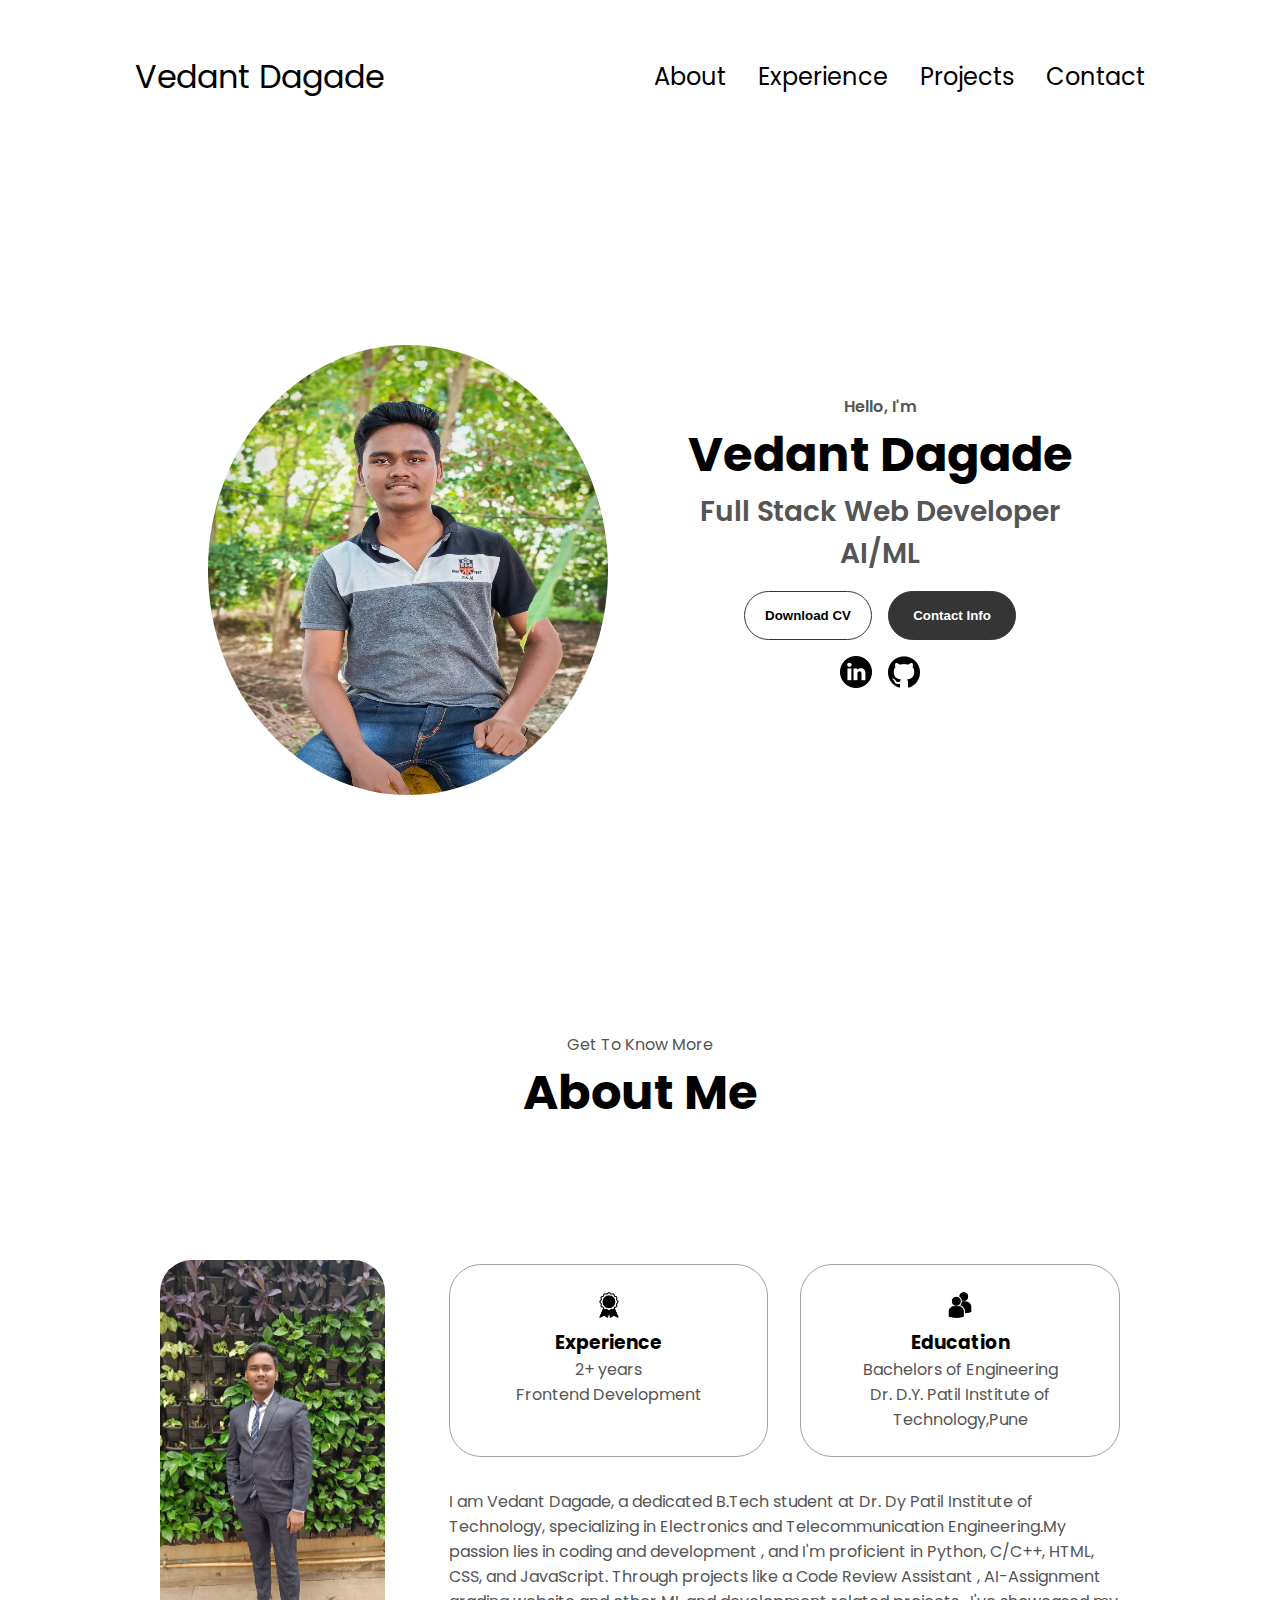
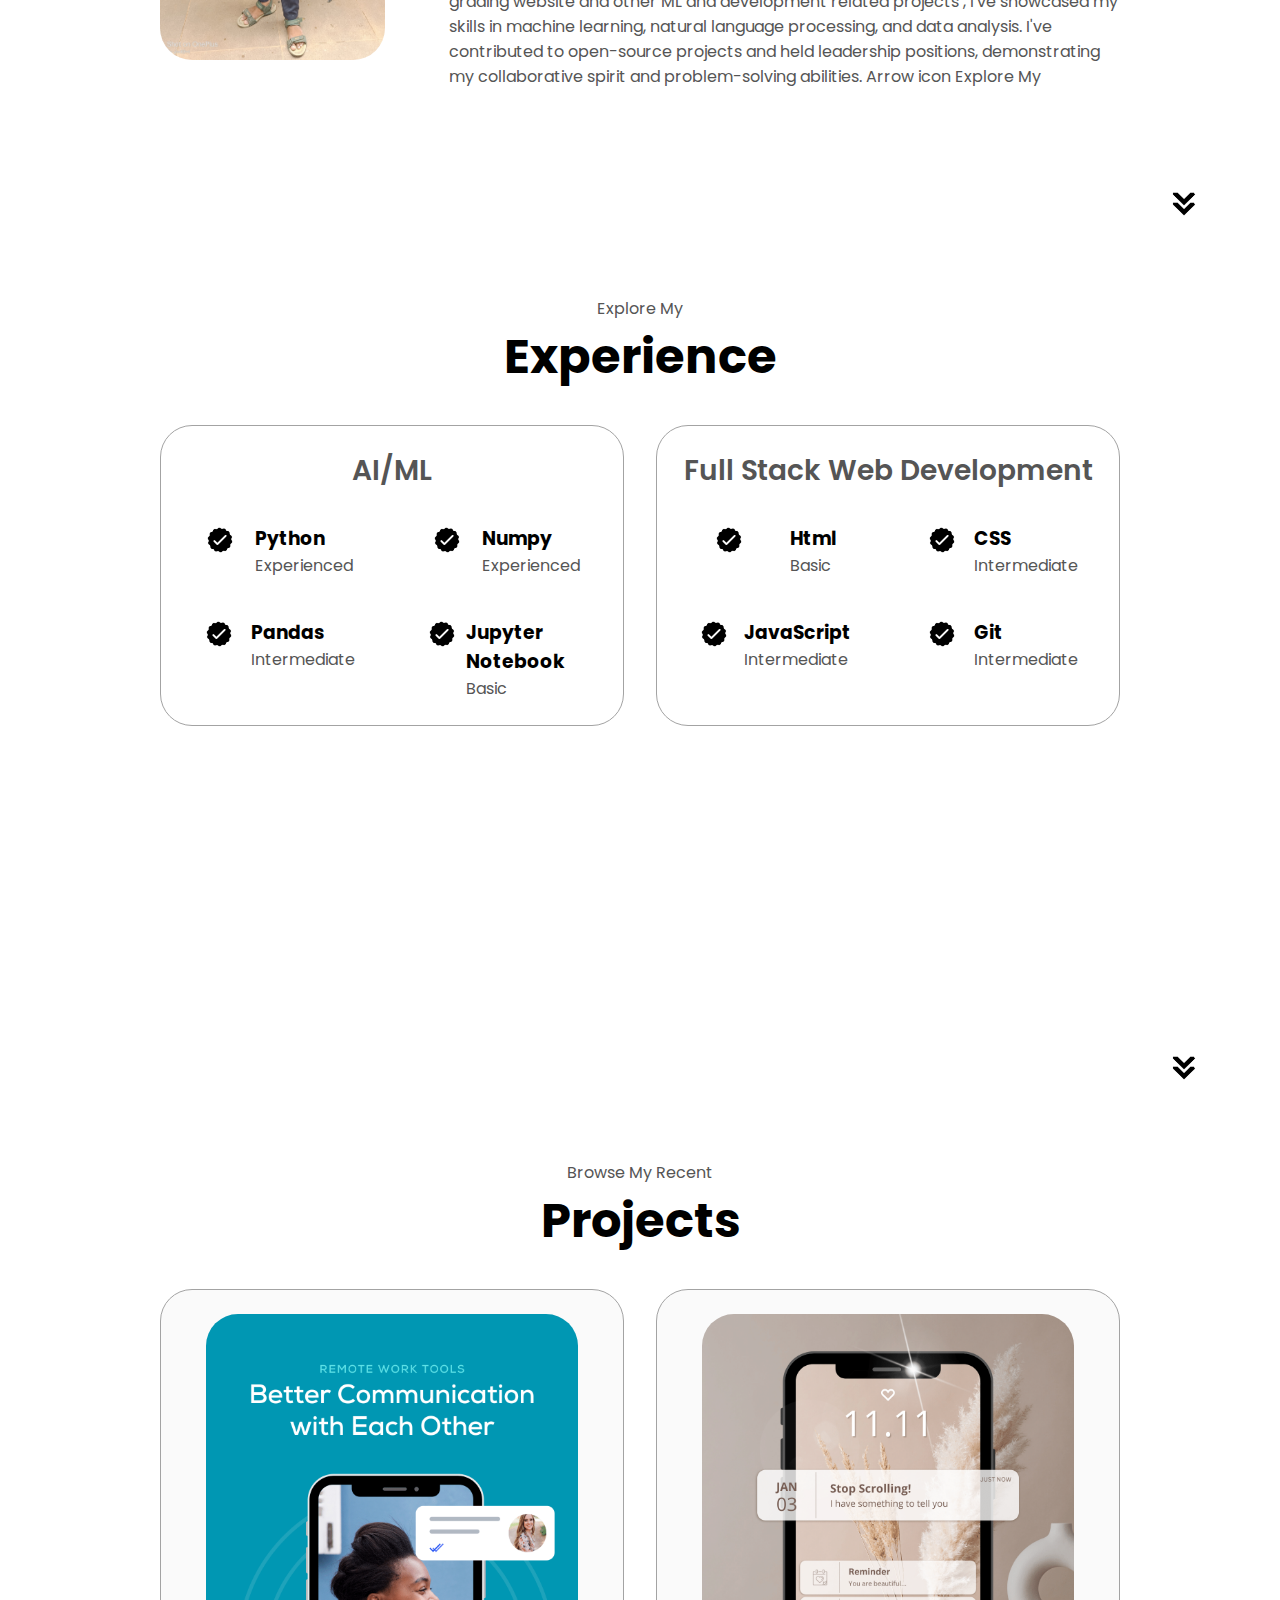
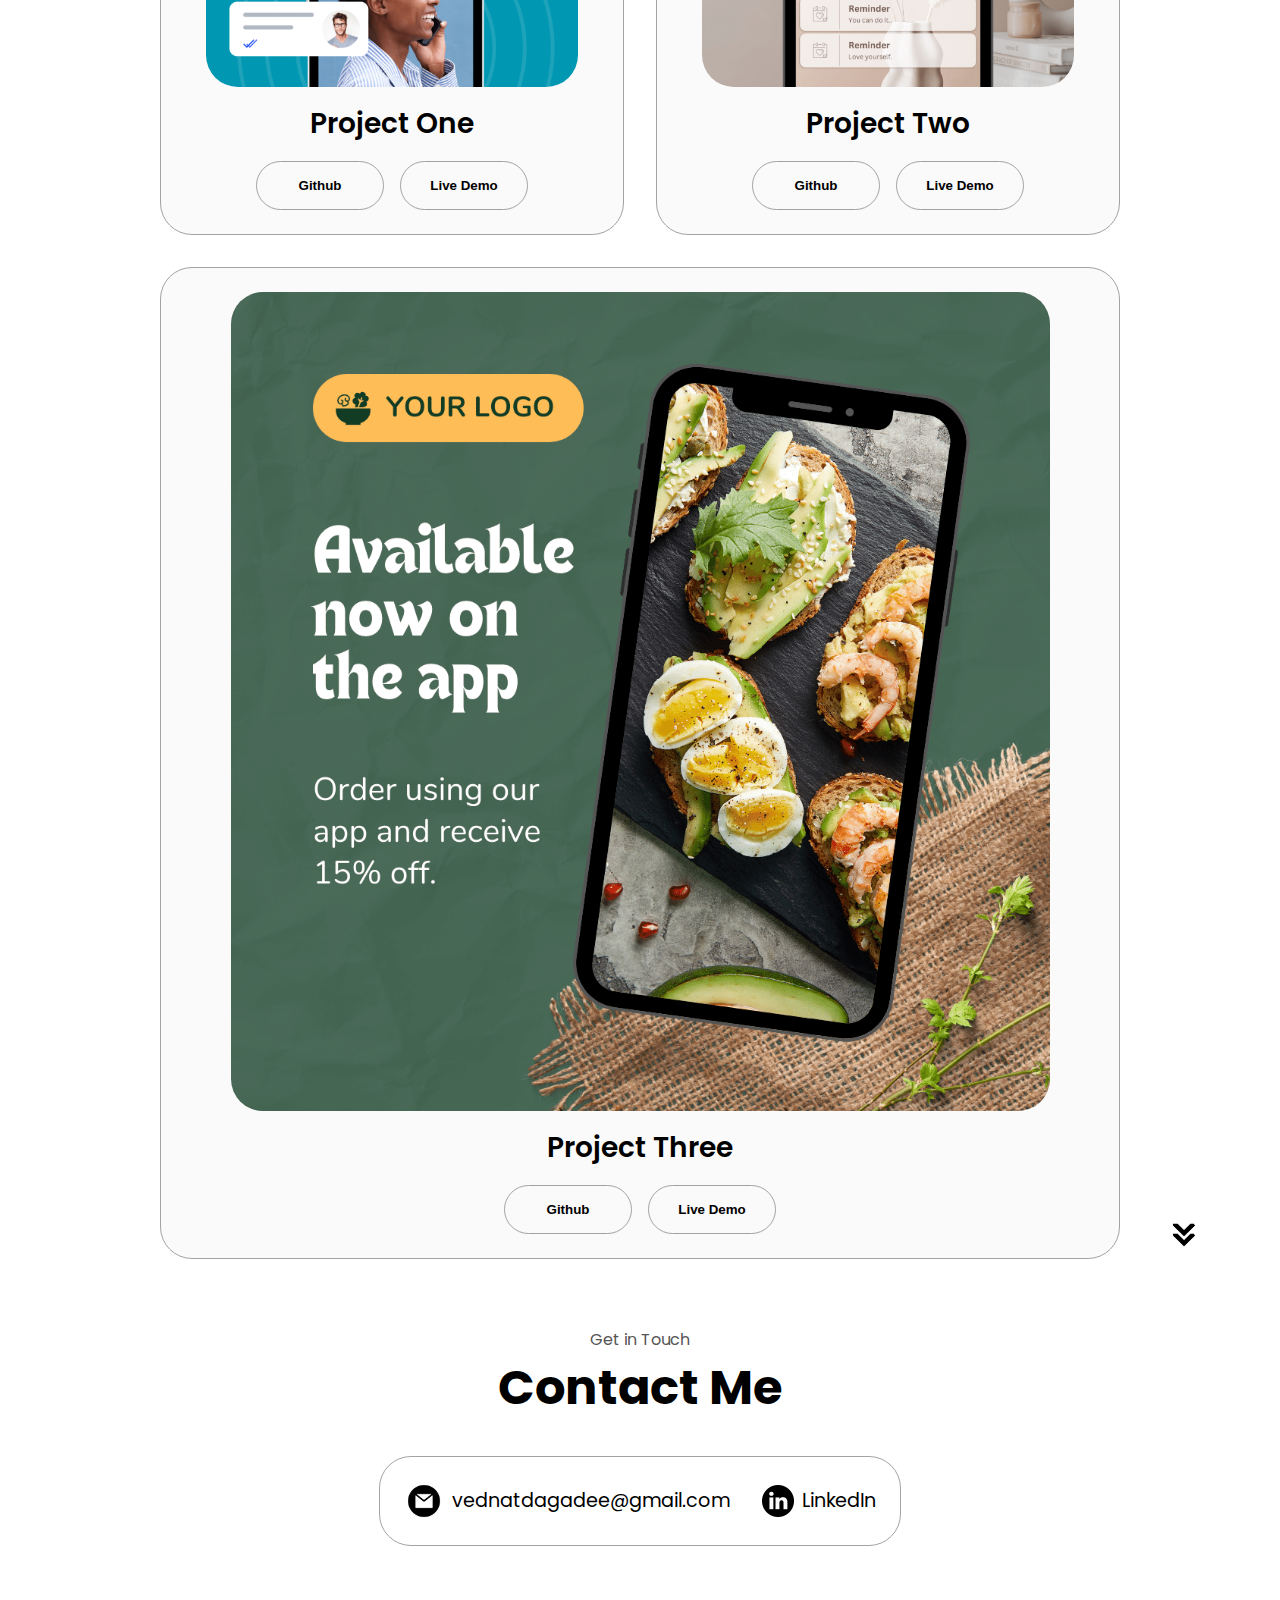
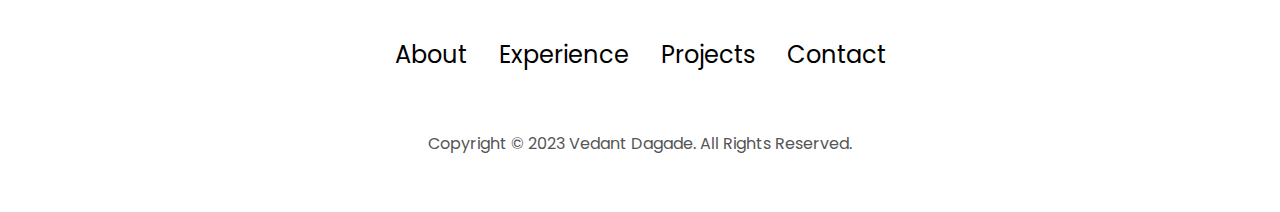
<file: index.html>
<!DOCTYPE html>
<html lang="en">
  <head>
    <meta charset="UTF-8" />
    <meta http-equiv="X-UA-Compatible" content="IE=edge" />
    <meta name="viewport" content="width=device-width, initial-scale=1.0" />
    <title>My Portfolio</title>
    <link rel="stylesheet" href="style.css" />
    <link rel="stylesheet" href="mediaqueries.css" />
  </head>
  <body>
    <nav id="desktop-nav">
      <div class="logo">Vedant Dagade</div>
      <div>
        <ul class="nav-links">
          <li><a href="#about">About</a></li>
          <li><a href="#experience">Experience</a></li>
          <li><a href="#projects">Projects</a></li>
          <li><a href="#contact">Contact</a></li>
        </ul>
      </div>
    </nav>
    <nav id="hamburger-nav">
      <div class="logo">Vedant Dagade</div>
      <div class="hamburger-menu">
        <div class="hamburger-icon" onclick="toggleMenu()">
          <span></span>
          <span></span>
          <span></span>
        </div>
        <div class="menu-links">
          <li><a href="#about" onclick="toggleMenu()">About</a></li>
          <li><a href="#experience" onclick="toggleMenu()">Experience</a></li>
          <li><a href="#projects" onclick="toggleMenu()">Projects</a></li>
          <li><a href="#contact" onclick="toggleMenu()">Contact</a></li>
        </div>
      </div>
    </nav>
    <section id="profile">
      <div class="section__pic-container">
        <img id="profile-pic-vedant" src="./assets/profile-pic-vedant.jpg" alt="VedantDagade profile picture" />
      </div>
      <div class="section__text">
        <p class="section__text__p1">Hello, I'm</p>
        <h1 class="title">Vedant Dagade</h1>
        <p class="section__text__p2">Full Stack Web Developer <br> AI/ML </p>
        <div class="btn-container">
          <a target="_blank" href="./resume.html"><button
            class="btn btn-color-2"
            
          >
            Download CV
          </button></a>
          <button class="btn btn-color-1" onclick="location.href='./#contact'">
            Contact Info
          </button>
        </div>
        <div id="socials-container">
          <a target="_blank" href="https://www.linkedin.com/in/vedant-dagade-584669315/"><img
            src="./assets/linkedin.png"
            alt="My LinkedIn profile"
            class="icon"
            onclick="location.href='https://www.linkedin.com/in/vedant-dagade-584669315/"
          /></a>
          <a target="_blank" href="https://github.com/VedantDagade"><img
            src="./assets/github.png"
            alt="My Github profile"
            class="icon"
            onclick="location.href='https://github.com/VedantDagade"
          /></a>
          
        </div>
      </div>
    </section>
    <section id="about">
      <p class="section__text__p1">Get To Know More</p>
      <h1 class="title">About Me</h1>
      <div class="section-container">
        <div class="section__pic-container">
          <img
            src="./assets/IMG20230708165434.jpg"
            alt="Profile picture"
            class="about-pic"
          />
        </div>
        <div class="about-details-container">
          <div class="about-containers">
            <div class="details-container">
              <img
                src="./assets/experience.png"
                alt="Experience icon"
                class="icon"
              />
              <h3>Experience</h3>
              <p>2+ years <br />Frontend Development</p>
            </div>
            <div class="details-container">
              <img
                src="./assets/education.png"
                alt="Education icon"
                class="icon"
              />
              <h3>Education</h3>
              <p>Bachelors of Engineering
                <br />Dr. D.Y. Patil Institute of Technology,Pune</p>
            </div>
          </div>
          <div class="text-container">
            <p>
                I am Vedant Dagade, a dedicated B.Tech student at Dr. Dy Patil Institute of Technology, specializing in Electronics and Telecommunication Engineering.My passion lies in coding and development , and I'm proficient in Python, C/C++, HTML, CSS, and JavaScript. Through projects like a Code Review Assistant , AI-Assignment grading website and other ML and development related projects , I've showcased my skills in machine learning, natural language processing, and data analysis. I've contributed to open-source projects and held leadership positions, demonstrating my collaborative spirit and problem-solving abilities.

                Arrow icon
                Explore My
            </p>
          </div>
        </div>
      </div>
      <img
        src="./assets/arrow.png"
        alt="Arrow icon"
        class="icon arrow"
        onclick="location.href='./#experience'"
      />
    </section>
    <section id="experience">
      <p class="section__text__p1">Explore My</p>
      <h1 class="title">Experience</h1>
      <div class="experience-details-container">
        <div class="about-containers">
          <div class="details-container">
            <h2 class="experience-sub-title">AI/ML</h2>
            <div class="article-container">
              <article>
                <img
                  src="./assets/checkmark.png"
                  alt="Experience icon"
                  class="icon"
                />
                <div>
                  <h3>Python</h3>
                  <p>Experienced</p>
                </div>
              </article>
              <article>
                <img
                  src="./assets/checkmark.png"
                  alt="Experience icon"
                  class="icon"
                />
                <div>
                  <h3>Numpy</h3>
                  <p>Experienced</p>
                </div>
              </article>
              <article>
                <img
                  src="./assets/checkmark.png"
                  alt="Experience icon"
                  class="icon"
                />
                <div>
                  <h3>Pandas</h3>
                  <p>Intermediate</p>
                </div>
              </article>
              <article>
                <img
                  src="./assets/checkmark.png"
                  alt="Experience icon"
                  class="icon"
                />
                <div>
                  <h3>Jupyter Notebook</h3>
                  <p>Basic</p>
                </div>
              </article>
              
            </div>
          </div>
          <div class="details-container">
            <h2 class="experience-sub-title">Full Stack Web Development</h2>
            <div class="article-container">
              <article>
                <img
                  src="./assets/checkmark.png"
                  alt="Experience icon"
                  class="icon"
                />
                <div>
                  <h3>Html</h3>
                  <p>Basic</p>
                </div>
              </article>
              <article>
                <img
                  src="./assets/checkmark.png"
                  alt="Experience icon"
                  class="icon"
                />
                <div>
                  <h3>CSS</h3>
                  <p>Intermediate</p>
                </div>
              </article>
              <article>
                <img
                  src="./assets/checkmark.png"
                  alt="Experience icon"
                  class="icon"
                />
                <div>
                  <h3>JavaScript</h3>
                  <p>Intermediate</p>
                </div>
              </article>
              <article>
                <img
                  src="./assets/checkmark.png"
                  alt="Experience icon"
                  class="icon"
                />
                <div>
                  <h3>Git</h3>
                  <p>Intermediate</p>
                </div>
              </article>
            </div>
          </div>
        </div>
      </div>
      <img
        src="./assets/arrow.png"
        alt="Arrow icon"
        class="icon arrow"
        onclick="location.href='./#projects'"
      />
    </section>
    <section id="projects">
      <p class="section__text__p1">Browse My Recent</p>
      <h1 class="title">Projects</h1>
      <div class="experience-details-container">
        <div class="about-containers">
          <div class="details-container color-container">
            <div class="article-container">
              <img
                src="./assets/project-1.png"
                alt="Project 1"
                class="project-img"
              />
            </div>
            <h2 class="experience-sub-title project-title">Project One</h2>
            <div class="btn-container">
              <button
                class="btn btn-color-2 project-btn"
                onclick="location.href='https://github.com/'"
              >
                Github
              </button>
              <button
                class="btn btn-color-2 project-btn"
                onclick="location.href='https://github.com/'"
              >
                Live Demo
              </button>
            </div>
          </div>
          <div class="details-container color-container">
            <div class="article-container">
              <img
                src="./assets/project-2.png"
                alt="Project 2"
                class="project-img"
              />
            </div>
            <h2 class="experience-sub-title project-title">Project Two</h2>
            <div class="btn-container">
              <button
                class="btn btn-color-2 project-btn"
                onclick="location.href='https://github.com/'"
              >
                Github
              </button>
              <button
                class="btn btn-color-2 project-btn"
                onclick="location.href='https://github.com/'"
              >
                Live Demo
              </button>
            </div>
          </div>
          <div class="details-container color-container">
            <div class="article-container">
              <img
                src="./assets/project-3.png"
                alt="Project 3"
                class="project-img"
              />
            </div>
            <h2 class="experience-sub-title project-title">Project Three</h2>
            <div class="btn-container">
              <button
                class="btn btn-color-2 project-btn"
                onclick="location.href='https://github.com/'"
              >
                Github
              </button>
              <button
                class="btn btn-color-2 project-btn"
                onclick="location.href='https://github.com/'"
              >
                Live Demo
              </button>
            </div>
          </div>
        </div>
      </div>
      <img
        src="./assets/arrow.png"
        alt="Arrow icon"
        class="icon arrow"
        onclick="location.href='./#contact'"
      />
    </section>
    <section id="contact">
      <p class="section__text__p1">Get in Touch</p>
      <h1 class="title">Contact Me</h1>
      <div class="contact-info-upper-container">
        <div class="contact-info-container">
          <img
            src="./assets/email.png"
            alt="Email icon"
            class="icon contact-icon email-icon"
          />
          <p><a href="mailto:examplemail@gmail.com">vednatdagadee@gmail.com</a></p>
        </div>
        <div class="contact-info-container">
          <img
            src="./assets/linkedin.png"
            alt="LinkedIn icon"
            class="icon contact-icon"
          />
          <p><a href="https://www.linkedin.com">LinkedIn</a></p>
        </div>
      </div>
    </section>
    <footer>
      <nav>
        <div class="nav-links-container">
          <ul class="nav-links">
            <li><a href="#about">About</a></li>
            <li><a href="#experience">Experience</a></li>
            <li><a href="#projects">Projects</a></li>
            <li><a href="#contact">Contact</a></li>
          </ul>
        </div>
      </nav>
      <p>Copyright &#169; 2023 Vedant Dagade. All Rights Reserved.</p>
    </footer>
    <script src="script.js"></script>
  </body>
</html>
</file>
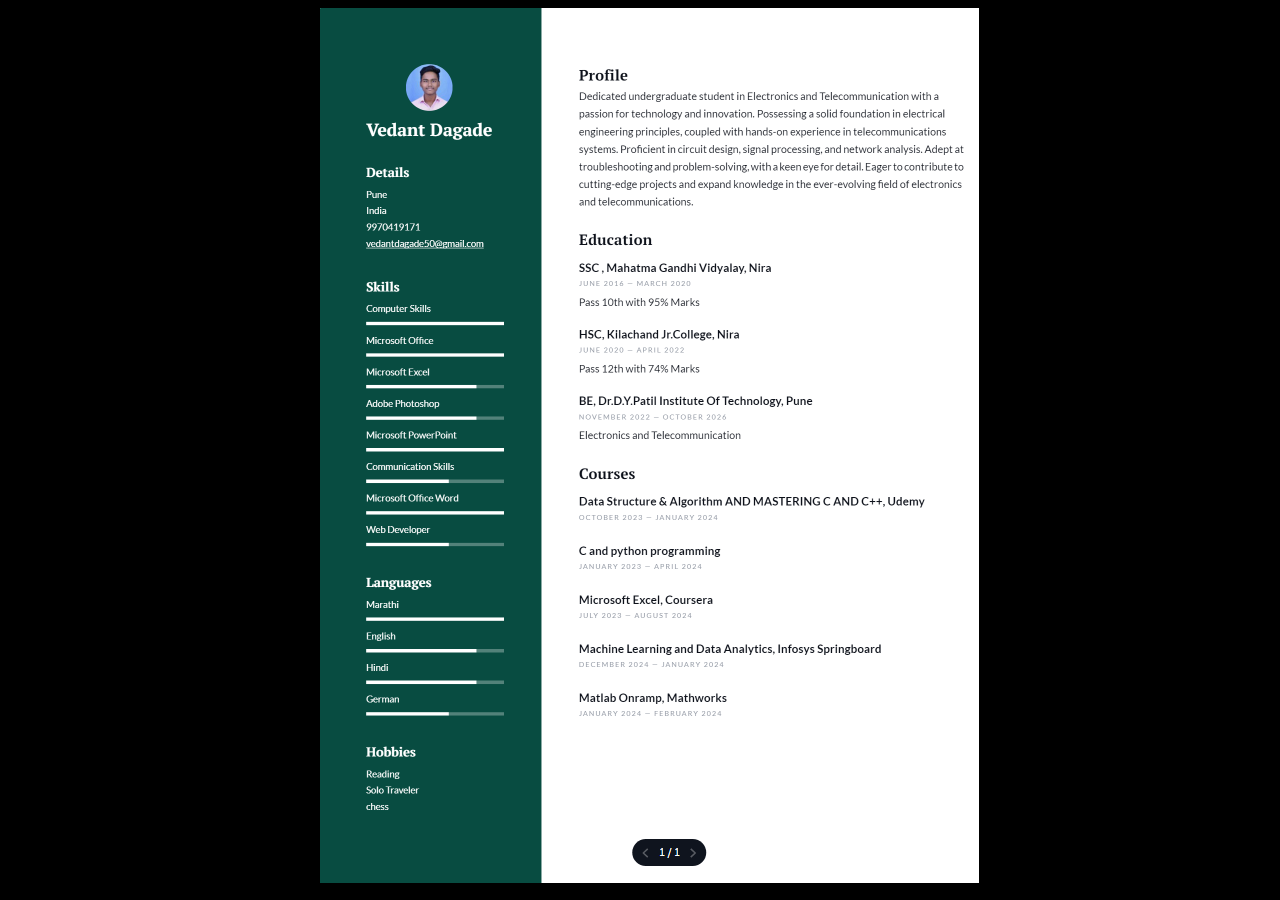
<file: resume.html>
<!DOCTYPE html>
<html lang="en">
<head>
    <meta charset="UTF-8">
    <meta name="viewport" content="width=device-width, initial-scale=1.0">
    <title>Resume</title>
    <style>
        body{
            margin-left: 20rem;
            background-color: black;
            height: 30rem;
            width: 10rem;
        }
    </style>
</head>
<body>
    
    <img src="./assets/resume.png" alt="resume">
</body>
</html>
</file>
<file: style.css>
/* GENERAL */

@import url("https://fonts.googleapis.com/css2?family=Poppins:wght@300;400;500;600&display=swap");

* {
  margin: 0;
  padding: 0;
}

body {
  font-family: "Poppins", sans-serif;
}

html {
  scroll-behavior: smooth;
}

p {
  color: rgb(85, 85, 85);
}

/* TRANSITION */

a,
.btn {
  transition: all 300ms ease;
}

/* DESKTOP NAV */

nav,
.nav-links {
  display: flex;
}

nav {
  justify-content: space-around;
  align-items: center;
  height: 17vh;
}

.nav-links {
  gap: 2rem;
  list-style: none;
  font-size: 1.5rem;
}

a {
  color: black;
  text-decoration: none;
  text-decoration-color: white;
}

a:hover {
  color: grey;
  text-decoration: underline;
  text-underline-offset: 1rem;
  text-decoration-color: rgb(181, 181, 181);
}

.logo {
  font-size: 2rem;
}

.logo:hover {
  cursor: default;
}

/* HAMBURGER MENU */

#hamburger-nav {
  display: none;
}

.hamburger-menu {
  position: relative;
  display: inline-block;
}

.hamburger-icon {
  display: flex;
  flex-direction: column;
  justify-content: space-between;
  height: 24px;
  width: 30px;
  cursor: pointer;
}

.hamburger-icon span {
  width: 100%;
  height: 2px;
  background-color: black;
  transition: all 0.3 ease-in-out;
}

.menu-links {
  position: absolute;
  top: 100%;
  right: 0;
  background-color: white;
  width: fit-content;
  max-height: 0;
  overflow: hidden;
  transition: all 0.3 ease-in-out;
}

.menu-links a {
  display: block;
  padding: 10px;
  text-align: center;
  font-size: 1.5rem;
  color: black;
  text-decoration: none;
  transition: all 0.3 ease-in-out;
}

.menu-links li {
  list-style: none;
}

.menu-links.open {
  max-height: 300px;
}

.hamburger-icon.open span:first-child {
  transform: rotate(45deg) translate(10px, 5px);
}

.hamburger-icon.open span:nth-child(2) {
  opacity: 0;
}

.hamburger-icon.open span:last-child {
  transform: rotate(-45deg) translate(10px, -5px);
}

.hamburger-icon span:first-child {
  transform: none;
}

.hamburger-icon span:first-child {
  opacity: 1;
}

.hamburger-icon span:first-child {
  transform: none;
}

/* SECTIONS */

section {
  padding-top: 4vh;
  height: 96vh;
  margin: 0 10rem;
  box-sizing: border-box;
  min-height: fit-content;
}

.section-container {
  display: flex;
}

/* PROFILE SECTION */

#profile {
  display: flex;
  justify-content: center;
  gap: 5rem;
  height: 80vh;
}

.section__pic-container {
  display: flex;
  height: 400px;
  width: 400px;
  margin: auto 0;
}

.section__text {
  align-self: center;
  text-align: center;
}

.section__text p {
  font-weight: 600;
}

.section__text__p1 {
  text-align: center;
}

.section__text__p2 {
  font-size: 1.75rem;
  margin-bottom: 1rem;
}

.title {
  font-size: 3rem;
  text-align: center;
}

#socials-container {
  display: flex;
  justify-content: center;
  margin-top: 1rem;
  gap: 1rem;
}

/* ICONS */

.icon {
  cursor: pointer;
  height: 2rem;
}

/* BUTTONS */

.btn-container {
  display: flex;
  justify-content: center;
  gap: 1rem;
}

.btn {
  font-weight: 600;
  transition: all 300ms ease;
  padding: 1rem;
  width: 8rem;
  border-radius: 2rem;
}

.btn-color-1,
.btn-color-2 {
  border: rgb(53, 53, 53) 0.1rem solid;
}

.btn-color-1:hover,
.btn-color-2:hover {
  cursor: pointer;
}

.btn-color-1,
.btn-color-2:hover {
  background: rgb(53, 53, 53);
  color: white;
}

.btn-color-1:hover {
  background: rgb(0, 0, 0);
}

.btn-color-2 {
  background: none;
}

.btn-color-2:hover {
  border: rgb(255, 255, 255) 0.1rem solid;
}

.btn-container {
  gap: 1rem;
}

/* ABOUT SECTION */

#about {
  position: relative;
}

.about-containers {
  gap: 2rem;
  margin-bottom: 2rem;
  margin-top: 2rem;
}

.about-details-container {
  justify-content: center;
  flex-direction: column;
}

.about-containers,
.about-details-container {
  display: flex;
}

.about-pic {
  border-radius: 2rem;
}

.arrow {
  position: absolute;
  right: -5rem;
  bottom: 2.5rem;
}

.details-container {
  padding: 1.5rem;
  flex: 1;
  background: white;
  border-radius: 2rem;
  border: rgb(53, 53, 53) 0.1rem solid;
  border-color: rgb(163, 163, 163);
  text-align: center;
}

.section-container {
  gap: 4rem;
  height: 80%;
}

.section__pic-container {
  height: 400px;
  width: 400px;
  margin: auto 0;
}

/* EXPERIENCE SECTION */

#experience {
  position: relative;
}

.experience-sub-title {
  color: rgb(85, 85, 85);
  font-weight: 600;
  font-size: 1.75rem;
  margin-bottom: 2rem;
}

.experience-details-container {
  display: flex;
  justify-content: center;
  flex-direction: column;
}

.article-container {
  display: flex;
  text-align: initial;
  flex-wrap: wrap;
  flex-direction: row;
  gap: 2.5rem;
  justify-content: space-around;
}

article {
  display: flex;
  width: 10rem;
  justify-content: space-around;
  gap: 0.5rem;
}

article .icon {
  cursor: default;
}

/* PROJECTS SECTION */

#projects {
  position: relative;
}

.color-container {
  border-color: rgb(163, 163, 163);
  background: rgb(250, 250, 250);
}

.project-img {
  border-radius: 2rem;
  width: 90%;
  height: 90%;
}

.project-title {
  margin: 1rem;
  color: black;
}

.project-btn {
  color: black;
  border-color: rgb(163, 163, 163);
}

/* CONTACT */

#contact {
  display: flex;
  justify-content: center;
  flex-direction: column;
  height: 70vh;
}

.contact-info-upper-container {
  display: flex;
  justify-content: center;
  border-radius: 2rem;
  border: rgb(53, 53, 53) 0.1rem solid;
  border-color: rgb(163, 163, 163);
  background: (250, 250, 250);
  margin: 2rem auto;
  padding: 0.5rem;
}

.contact-info-container {
  display: flex;
  align-items: center;
  justify-content: center;
  gap: 0.5rem;
  margin: 1rem;
}

.contact-info-container p {
  font-size: larger;
}

.contact-icon {
  cursor: default;
}

.email-icon {
  height: 2.5rem;
}

/* FOOTER SECTION */

footer {
  height: 26vh;
  margin: 0 1rem;
}

footer p {
  text-align: center;
}

#profile-pic-vedant{
    border-radius: 50%;
    height: 50vh;
    width: 50vh;
    zoom: 100%;
}
</file>
<file: mediaqueries.css>
@media screen and (max-width: 1400px) {
    #profile {
      height: 83vh;
      margin-bottom: 6rem;
    }
    .about-containers {
      flex-wrap: wrap;
    }
    #contact,
    #projects {
      height: fit-content;
    }
  }
  
  @media screen and (max-width: 1200px) {
    #desktop-nav {
      display: none;
    }
    #hamburger-nav {
      display: flex;
    }
    #experience,
    .experience-details-container {
      margin-top: 2rem;
    }
    #profile,
    .section-container {
      display: block;
    }
    .arrow {
      display: none;
    }
    section,
    .section-container {
      height: fit-content;
    }
    section {
      margin: 0 5%;
    }
    .section__pic-container {
      width: 275px;
      height: 275px;
      margin: 0 auto 2rem;
    }
    .about-containers {
      margin-top: 0;
    }
  }
  
  @media screen and (max-width: 600px) {
    #contact,
    footer {
      height: 40vh;
    }
    #profile {
      height: 83vh;
      margin-bottom: 0;
    }
    article {
      font-size: 1rem;
    }
    footer nav {
      height: fit-content;
      margin-bottom: 2rem;
    }
    .about-containers,
    .contact-info-upper-container,
    .btn-container {
      flex-wrap: wrap;
    }
    .contact-info-container {
      margin: 0;
    }
    .contact-info-container p,
    .nav-links li a {
      font-size: 1rem;
    }
    .experience-sub-title {
      font-size: 1.25rem;
    }
    .logo {
      font-size: 1.5rem;
    }
    .nav-links {
      flex-direction: column;
      gap: 0.5rem;
      text-align: center;
    }
    .section__pic-container {
      width: auto;
      height: 46vw;
      justify-content: center;
    }
    .section__text__p2 {
      font-size: 1.25rem;
    }
    .title {
      font-size: 2rem;
    }
    .text-container {
      text-align: justify;
    }
  }
</file>
